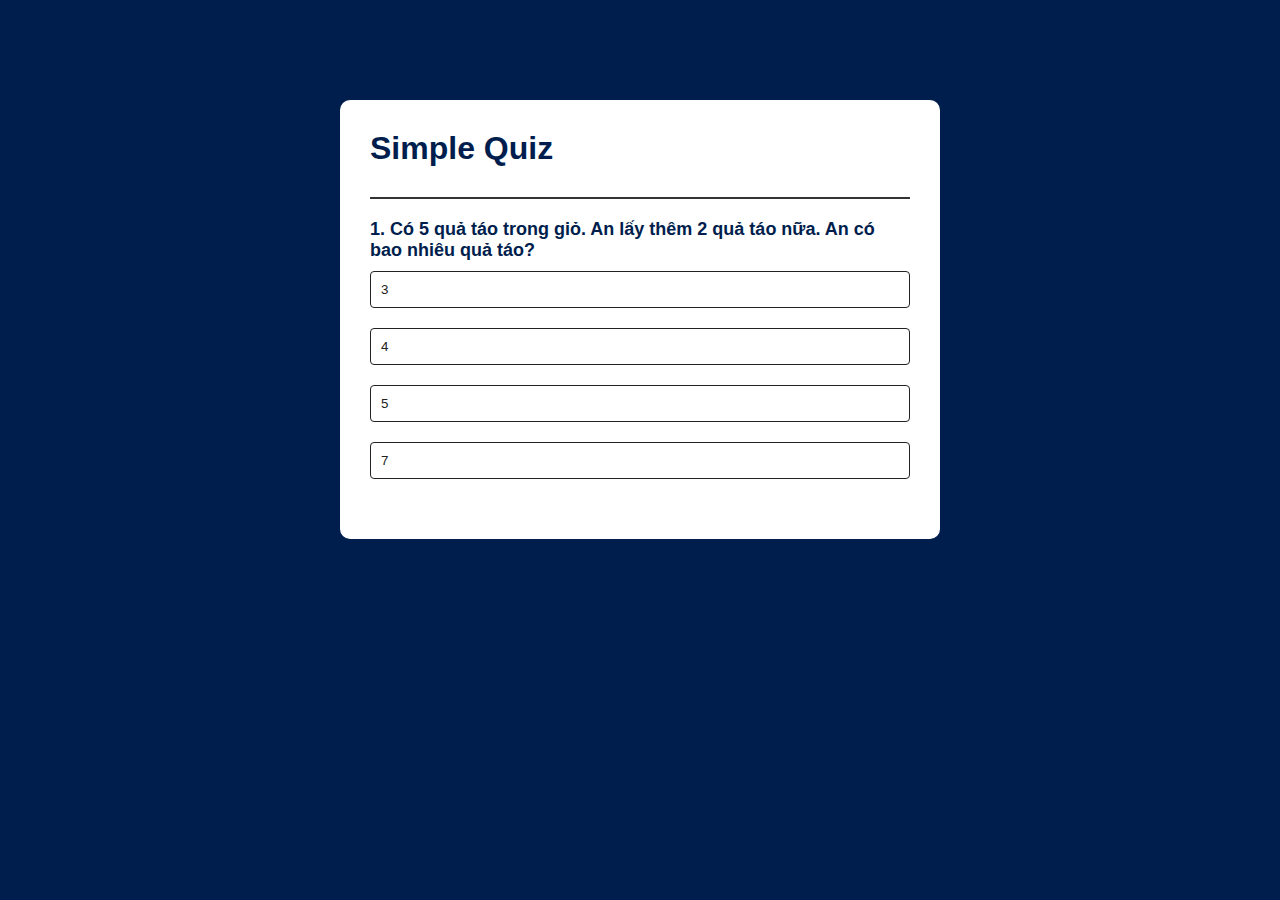
<file: d1-quiz-app/index.html>
<!DOCTYPE html>
<html lang="en">
<head>
    <meta charset="UTF-8">
    <meta name="viewport" content="width=device-width, initial-scale=1.0">
    <link rel="stylesheet" href="./style.css">
    <title>Quiz App</title>
</head>
<body>
    <div class="app">
        <h1>Simple Quiz</h1>
        <div class="quiz">
            <h2 id="question">Question goes here</h2>
            <div id="answer-buttons">
                <button class="btn">Answer 1</button>
                <button class="btn">Answer 2</button>
                <button class="btn">Answer 3</button>
                <button class="btn">Answer 4</button>
            </div>
            <button id="next-btn">Next</button>
            <div class="notification"></div>
        </div>
    </div>
    
    <script src="./script.js"></script>
</body>
</html>
</file>
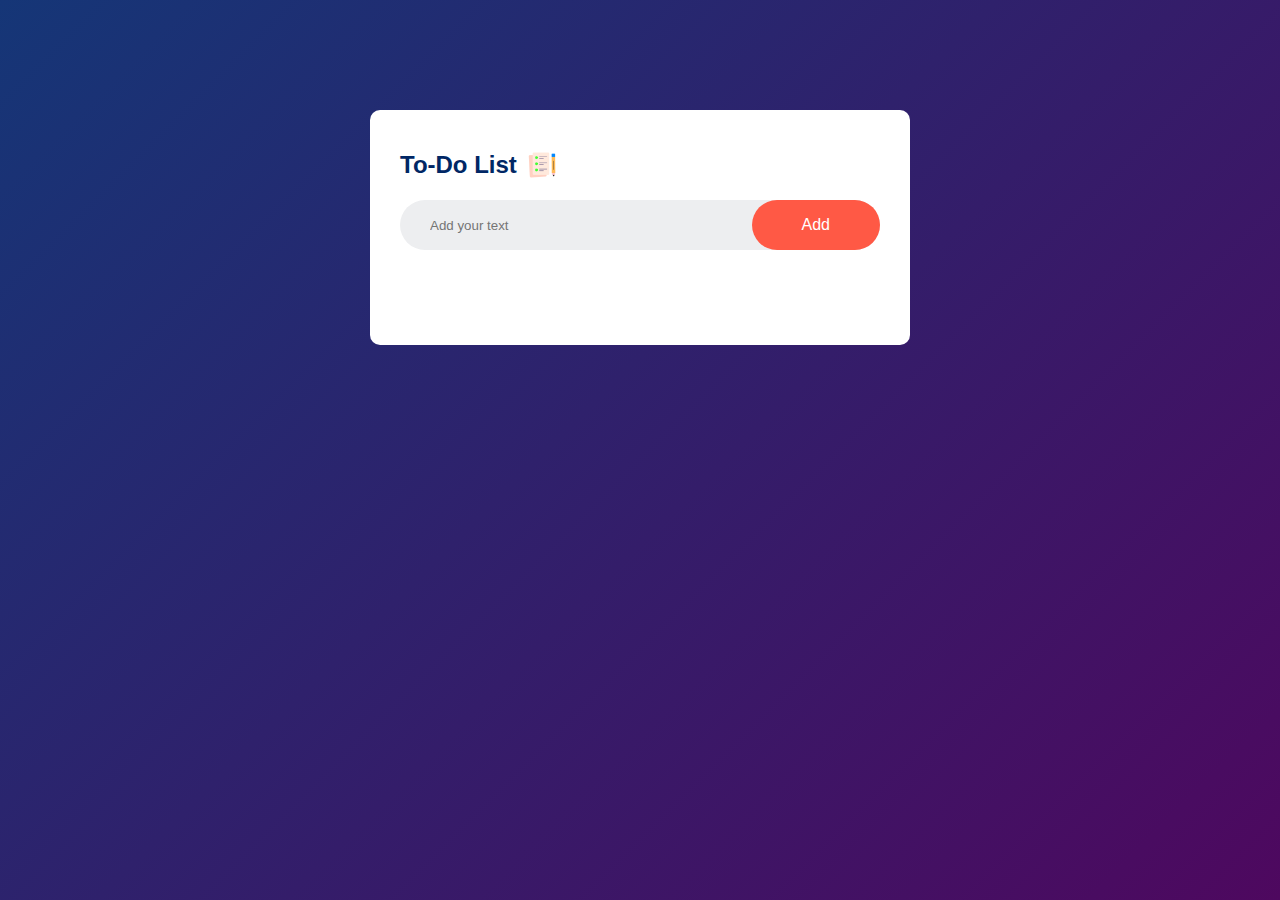
<file: d1-to-do-list-app/index.html>
<!DOCTYPE html>
<html lang="en">

<head>
    <meta charset="UTF-8">
    <meta name="viewport" content="width=device-width, initial-scale=1.0">
    <link rel="stylesheet" href="./style.css">
    <title>To-do list App</title>
</head>

<body>
    <div class="container">
        <div class="todo-app">
            <h2>To-Do List <img src="images/icon.png"></h2>
            <div class="row">
                <input type="text" id="input-box" placeholder="Add your text">
                <button onclick="addTask()">Add</button>
            </div>
            <div class="error">You must write something ↑</div>
            <ul id="list-container">
                <!-- <li class="checked">Task 1</li>
                <li>Task 2</li>
                <li>Task 3</li> -->
            </ul>

        </div>
    </div>


    <script src="./script.js"></script>
</body>

</html>
</file>
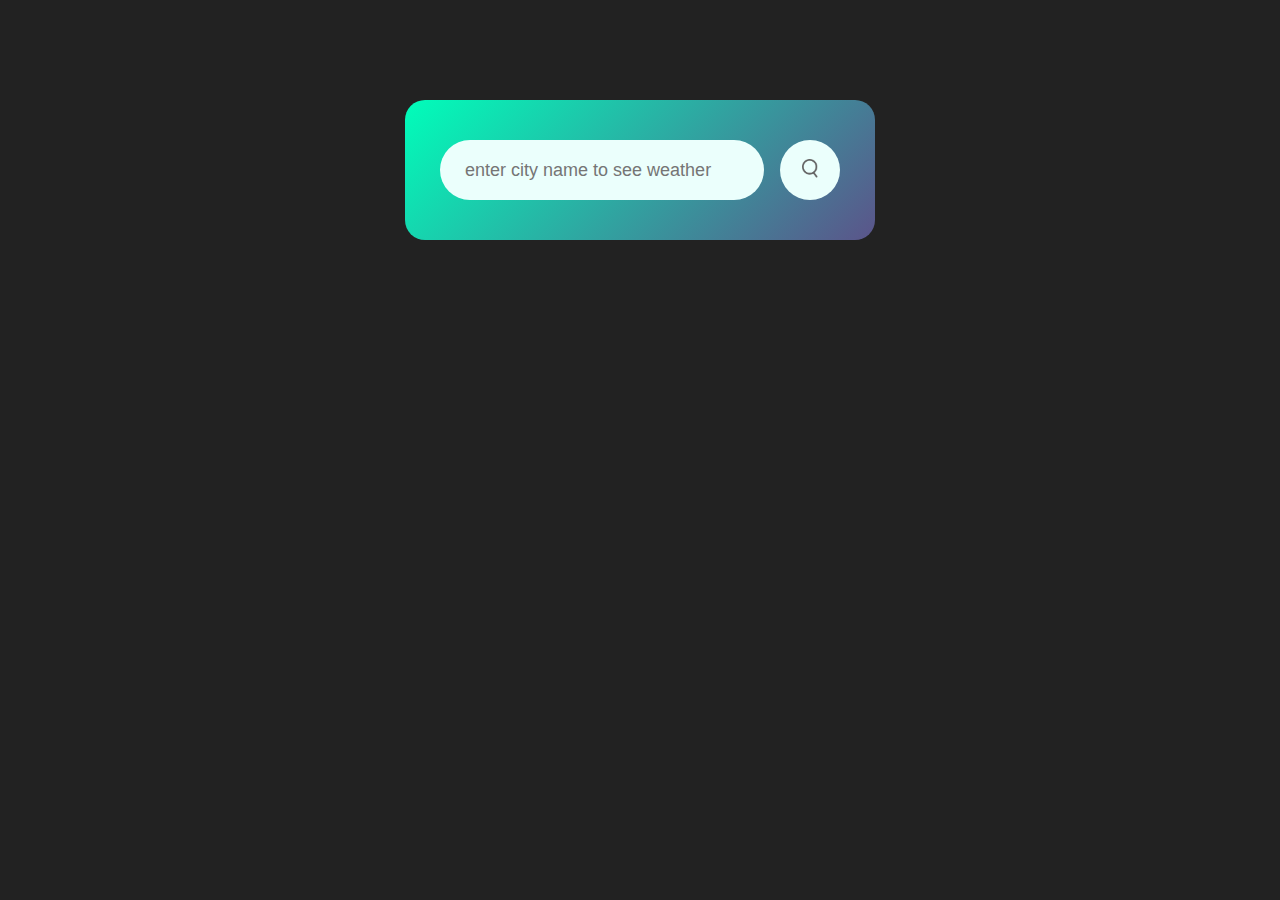
<file: d1-weather-app/index.html>
<!DOCTYPE html>
<html lang="en">

<head>
    <meta charset="UTF-8">
    <meta name="viewport" content="width=device-width, initial-scale=1.0">
    <link rel="stylesheet" href="style.css">
    <title>Weather App</title>
</head>

<body>
    <div class="card">
        <div class="search">
            <input type="text" placeholder="enter city name to see weather" spellcheck="false">
            <button><img src="./images/search.png" alt="search"></button>
        </div>

        <div class="error">
            <p>Invalid city name</p>
        </div>

        <div class="weather">
            <img src="./images/rain.png" class="weather-icon">
            <h1 class="temp">22°C</h1>
            <h2 class="city">New York</h2>
            <div class="details">
                <div class="col">
                    <img src="images/humidity.png">
                    <div>
                        <p class="humidity">50%</p>
                        <p>Humidity</p>
                    </div>
                </div>
                <div class="col">
                    <img src="images/wind.png">
                    <div>
                        <p class="wind">15 km/h</p>
                        <p>Wind Speed</p>
                    </div>
                </div>
            </div>
        </div>
    </div>

    <script src="./script.js"></script>

</body>

</html>
</file>
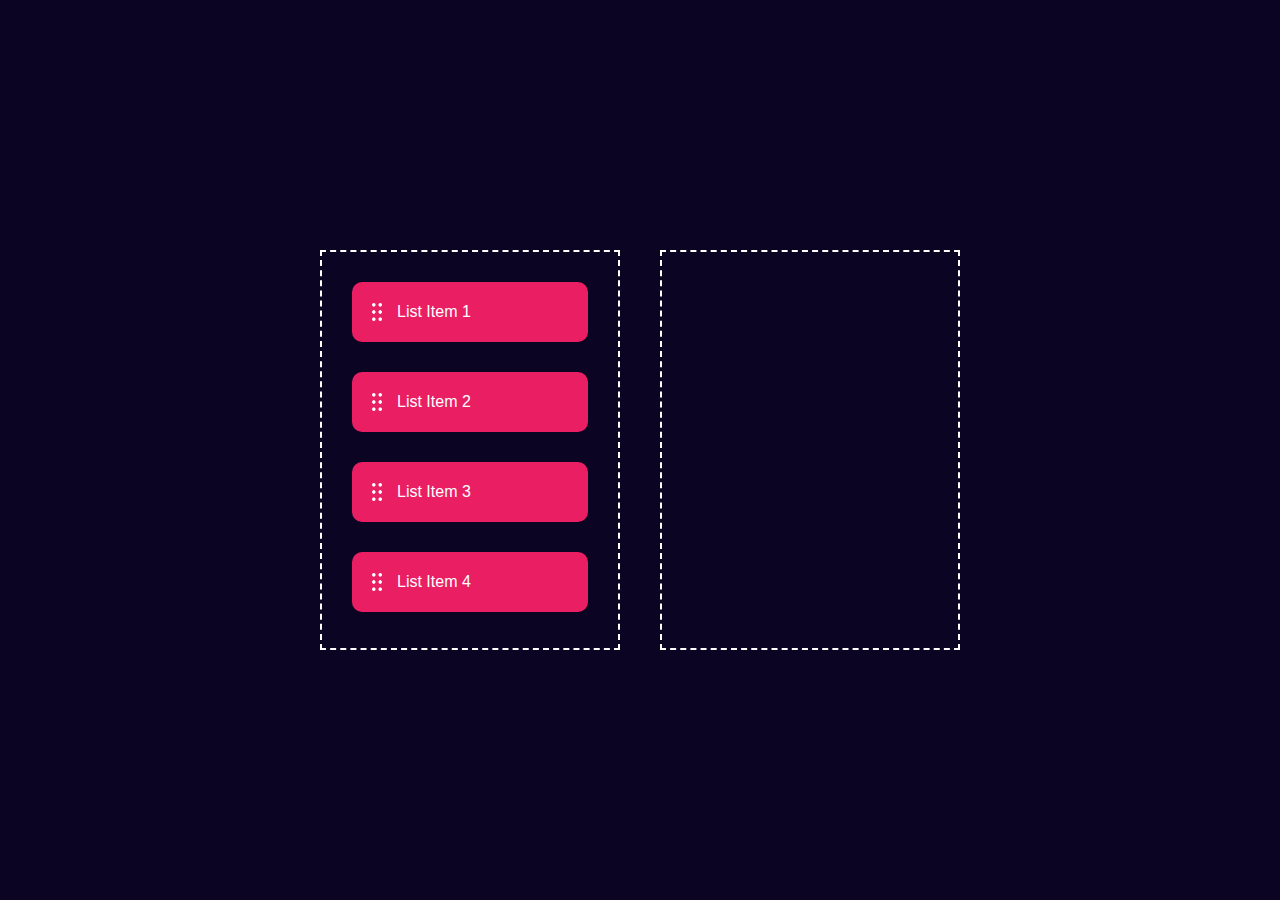
<file: d2-drag-drop-app/index.html>
<!DOCTYPE html>
<html lang="en">

<head>
    <meta charset="UTF-8">
    <meta name="viewport" content="width=device-width, initial-scale=1.0">
    <link rel="stylesheet" href="./style.css">
    <title>Drag & Drop App</title>
</head>

<body>
    <div class="container">
        <div id="left">
            <div class="list" draggable="true">
                <img src="./images/drag_drop_icon.png"> List Item 1
            </div>
            <div class="list" draggable="true">
                <img src="./images/drag_drop_icon.png"> List Item 2
            </div>
            <div class="list" draggable="true">
                <img src="./images/drag_drop_icon.png"> List Item 3
            </div>
            <div class="list" draggable="true">
                <img src="./images/drag_drop_icon.png"> List Item 4
            </div>
        </div>
        <div id="right"></div>
    </div>
    <script src="./script.js"></script>
</body>

</html>
</file>
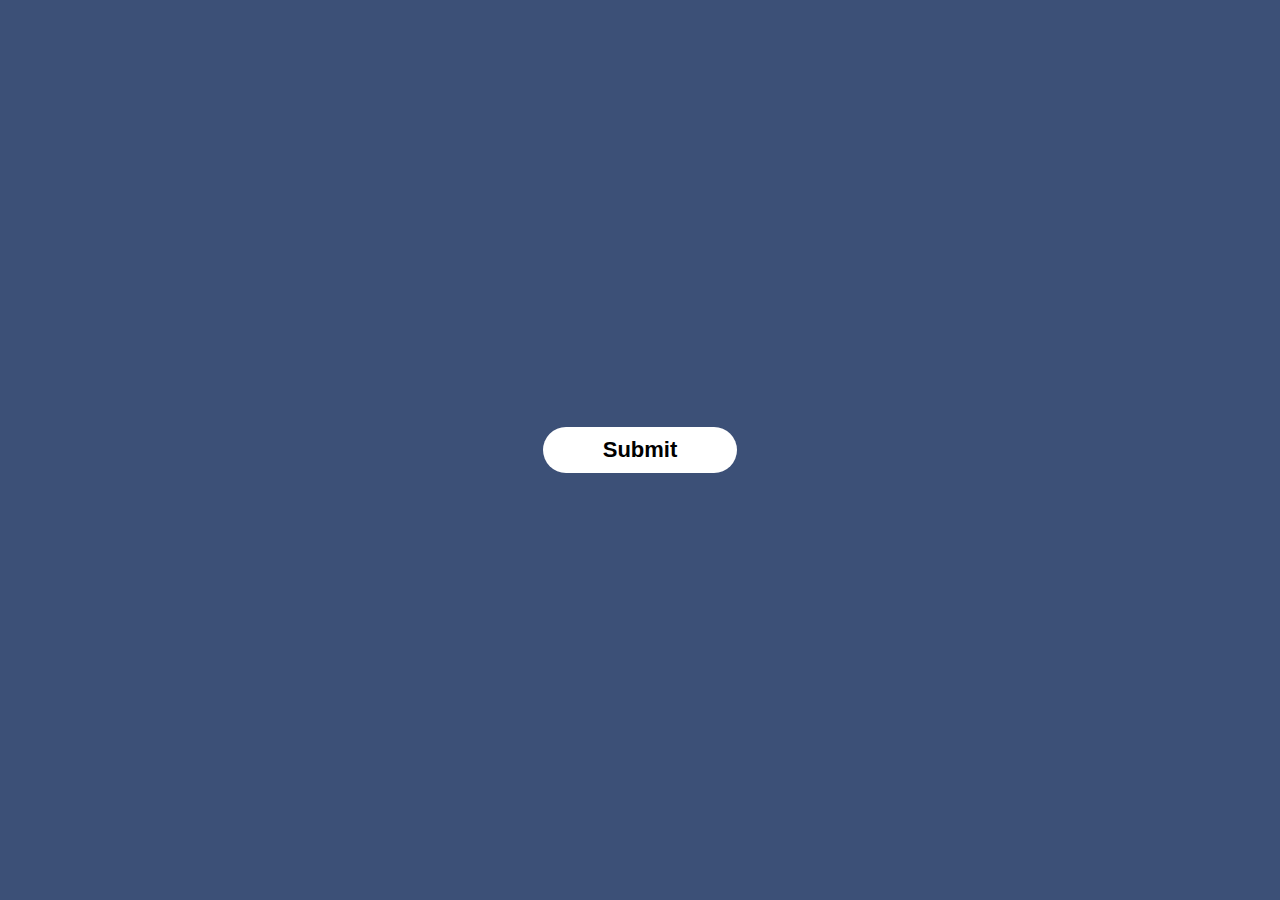
<file: d2-make-popup/index.html>
<!DOCTYPE html>
<html lang="en">

<head>
    <meta charset="UTF-8">
    <meta name="viewport" content="width=device-width, initial-scale=1.0">
    <link rel="stylesheet" href="./style.css">
    <title>Popup</title>
</head>

<body>
    <div class="container">
        <button type="submit" class="btn" onclick="openPopup()">Submit</button>
        <div class="popup" id="popup">
            <img src="./images/404-tick.png">
            <h2>Thanks!</h2>
            <p>Your details has been successfully submitted.</p>
            <button type="button" onclick="closePopup()">OK</button>
        </div>
    </div>

    <script src="./script.js"></script>
</body>

</html>
</file>
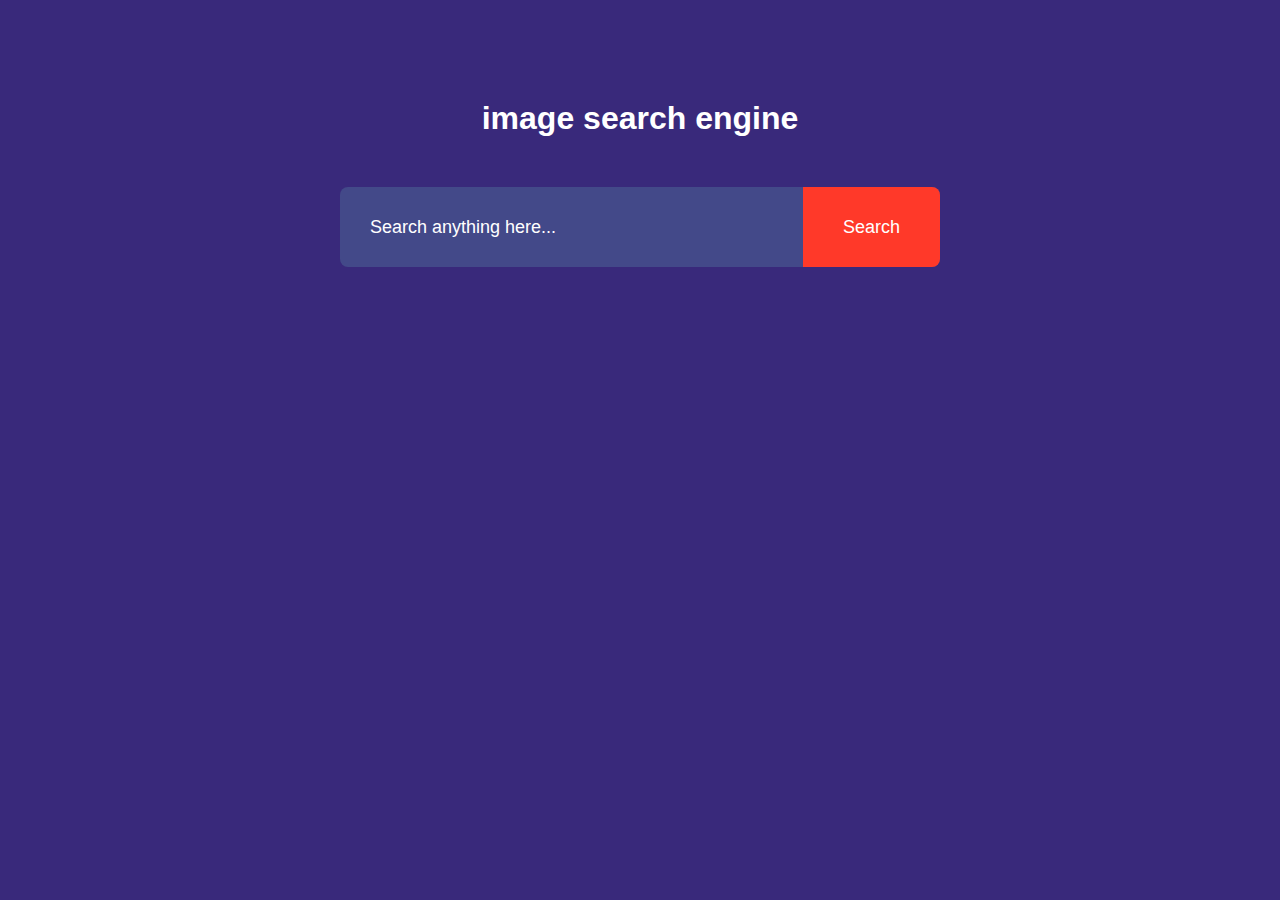
<file: d3-image-search-app/index.html>
<!DOCTYPE html>
<html lang="en">

<head>
    <meta charset="UTF-8">
    <meta name="viewport" content="width=device-width, initial-scale=1.0">
    <link rel="stylesheet" href="./style.css">
    <title>Search image App</title>
</head>

<body>
    <h1>image search engine</h1>
    <form id="search-form">
        <input type="text" id="search-box" placeholder="Search anything here...">
        <button>Search</button>
    </form>
    <div id="search-result"></div>
    <button id="show-more-btn">Show more</button>
    <script src="./scripts.js"></script>
</body>

</html>
</file>
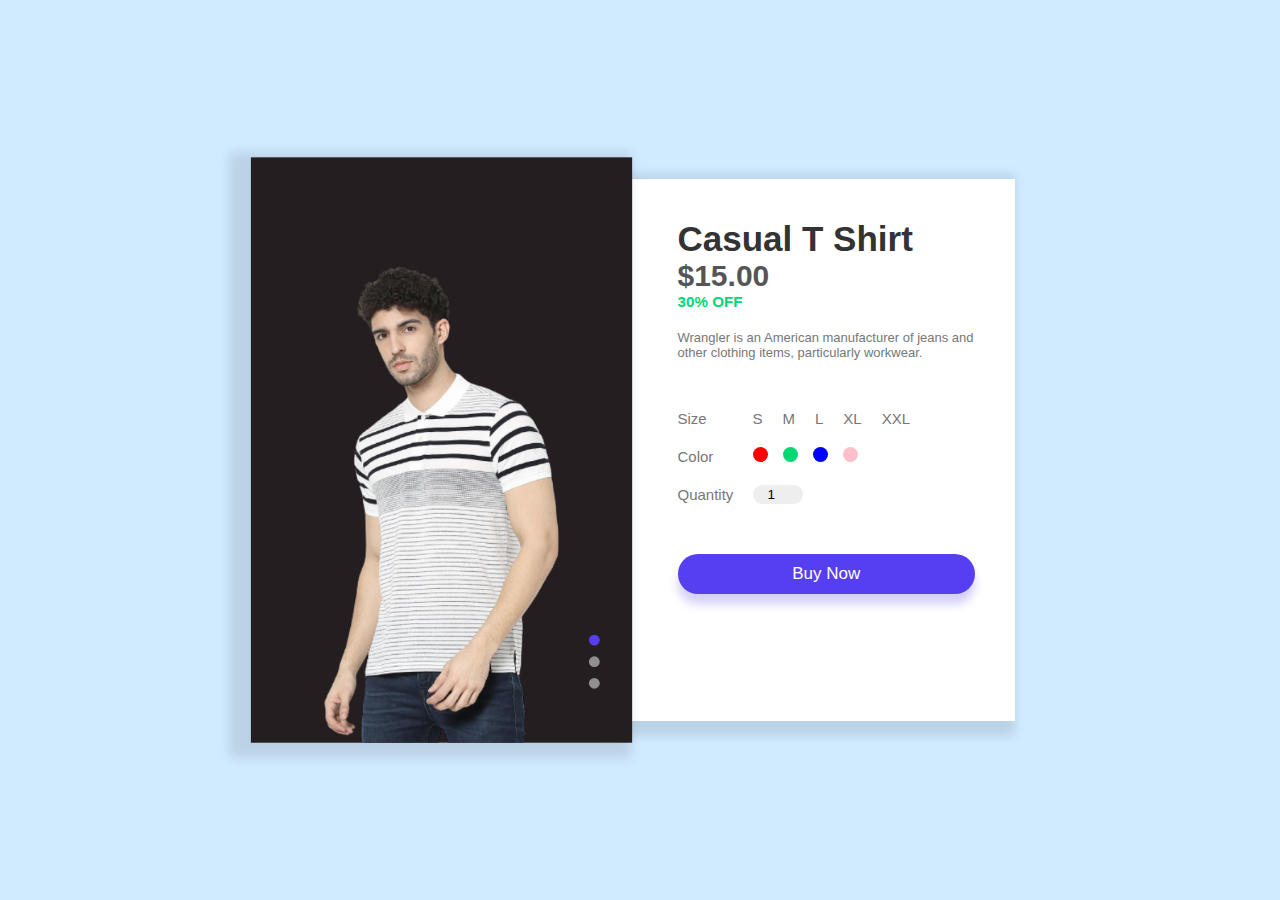
<file: d5-product-page/index.html>
<!DOCTYPE html>
<html lang="en">

<head>
    <meta charset="UTF-8">
    <meta name="viewport" content="width=device-width, initial-scale=1.0">
    <link rel="stylesheet" href="./style.css">
    <title>Product Page</title>
</head>

<body>
    <div class="container">
        <div class="product">
            <div class="gallery">
                <img src="./images/image1.png" id="productImg">
                <div class="controls">
                    <span class="btn active"></span>
                    <span class="btn"></span>
                    <span class="btn"></span>
                </div>
            </div>
            <div class="details">
                <h1>Casual T Shirt</h1>
                <h2>$15.00</h2>
                <h3>30% OFF</h3>
                <p>Wrangler is an American manufacturer of jeans and other clothing items, particularly workwear.</p>
                <form>
                    <div class="size-select">
                        <p>Size</p>
                        <label for="small">
                            <input type="radio" name="size" id="small">
                            <span>S</span>
                        </label>
                        <label for="medium">
                            <input type="radio" name="size" id="medium">
                            <span>M</span>
                        </label>
                        <label for="large">
                            <input type="radio" name="size" id="large">
                            <span>L</span>
                        </label>
                        <label for="x-large">
                            <input type="radio" name="size" id="x-large">
                            <span>XL</span>
                        </label>
                        <label for="xx-large">
                            <input type="radio" name="size" id="xx-large">
                            <span>XXL</span>
                        </label>
                    </div>

                    <div class="color-select">
                        <p>Color</p>
                        <label for="red">
                            <input type="radio" name="color" id="red">
                            <span class="color-1"></span>
                        </label>
                        <label for="green">
                            <input type="radio" name="color" id="green">
                            <span class="color-2"></span>
                        </label>
                        <label for="blue">
                            <input type="radio" name="color" id="blue">
                            <span class="color-3"></span>
                        </label>
                        <label for="pink">
                            <input type="radio" name="color" id="pink">
                            <span class="color-4"></span>
                        </label>
                    </div>

                    <div class="quantity-select">
                        <p>Quantity</p>
                        <input type="number" value="1">
                    </div>

                    <button>Buy Now</button>
                </form>
            </div>
        </div>
    </div>

    <script src="./scripts.js"></script>
</body>

</html>
</file>
<file: d1-quiz-app/style.css>
* {
  margin: 0;
  padding: 0;
  font-family: "Poppins", sans-serif;
  box-sizing: border-box;
}

body {
  background: #001e4d;
}

.app {
  background: #fff;
  width: 90%;
  max-width: 600px;
  margin: 100px auto 0;
  border-radius: 10px;
  padding: 30px;
}

.app h1 {
  font-weight: 25px;
  color: #001e4d;
  font-weight: 600;
  border-bottom: 2px solid #333;
  padding-bottom: 30px;
}

.quiz {
  padding: 20px 0;
}

.quiz h2 {
  font-size: 18px;
  color: #001e4d;
  font-weight: 600;
}

.btn {
  background: #fff;
  color: #222;
  font-weight: 500;
  width: 100%;
  border: 1px solid #222;
  padding: 10px;
  margin: 10px 0;
  text-align: left;
  border-radius: 4px;
  cursor: pointer;
  transition: all 0.3s;
}

.btn:hover:not([disabled]) {
  background: #222;
  color: #fff;
}

.btn:disabled {
    cursor: no-drop;
}

#next-btn {
  background: #001e4d;
  color: #fff;
  font-weight: 500;
  width: 150px;
  border: 0;
  padding: 10px;
  margin: 20px auto 0;
  border-radius: 4px;
  cursor: pointer;
  display: block;
}

.correct {
  background: #9aeabc;
}

.incorrect {
  background: #ff9393;
}

.notification {
    text-align: center;
    margin: 10px;
    font-size: 14px;
    display: none;
}
</file>
<file: d1-to-do-list-app/style.css>
* {
  margin: 0;
  padding: 0;
  font-family: "Poppins", sans-serif;
  box-sizing: border-box;
}

.container {
  width: 100%;
  min-height: 100vh;
  background: linear-gradient(135deg, #153677, #4e085f);
  padding: 10px;
}

.todo-app {
  width: 100%;
  max-width: 540px;
  background: #fff;
  margin: 100px auto 20px;
  padding: 40px 30px 70px;
  border-radius: 10px;
}

.todo-app h2 {
  color: #002765;
  display: flex;
  align-items: center;
  margin-bottom: 20px;
}

.todo-app h2 img {
  width: 30px;
  margin-left: 10px;
}

.row {
  display: flex;
  align-items: center;
  justify-content: space-between;
  background: #edeef0;
  border-radius: 30px;
  padding-left: 20px;
  margin-bottom: 25px;
}

input {
  flex: 1;
  border: none;
  outline: none;
  background: transparent;
  padding: 10px;
  font-weight: 14px;
}

button {
  border: none;
  outline: none;
  padding: 16px 50px;
  background: #ff5945;
  color: #fff;
  font-size: 16px;
  cursor: pointer;
  border-radius: 40px;
}

ul li {
  list-style: none;
  font-size: 17px;
  padding: 12px 8px 12px 50px;
  user-select: none;
  cursor: pointer;
  position: relative;
}

ul li::before {
  content: "";
  position: absolute;
  height: 28px;
  width: 28px;
  border-radius: 50%;
  background-image: url(images/unchecked.png);
  background-size: cover;
  background-position: center;
  top: 12px;
  left: 8px;
}

ul li.checked {
  color: #555;
  text-decoration: line-through;
}

ul li.checked::before {
  background-image: url(images/checked.png);
}

ul li span {
  position: absolute;
  right: 0;
  top: 5px;
  width: 40px;
  height: 40px;
  font-size: 22px;
  color: #555;
  line-height: 40px;
  text-align: center;
  border-radius: 50%;
}

ul li span:hover {
    background: #edeef0;
}

.error {
    text-align: left;
    margin: 10px;
    font-size: 14px;
    display: none;
}
</file>
<file: d1-weather-app/style.css>
* {
  margin: 0;
  padding: 0;
  font-family: "Poppins", sans-serif;
  box-sizing: border-box;
}

body {
  background: #222;
}

.card {
  width: 90%;
  max-width: 470px;
  background: linear-gradient(135deg, #00feba, #5b548a);
  color: #fff;
  margin: 100px auto 0;
  border-radius: 20px;
  padding: 40px 35px;
  text-align: center;
}

.search {
  width: 100%;
  display: flex;
  align-items: center;
  justify-content: space-between;
}

.search input {
  border: 0;
  outline: 0;
  background: #ebfffc;
  color: #555;
  padding: 10px 25px;
  height: 60px;
  border-radius: 30px;
  flex: 1;
  margin-right: 16px;
  font-size: 18px;
}

.search button {
  border: 0;
  outline: 0;
  background: #ebfffc;
  border-radius: 50%;
  width: 60px;
  height: 60px;
  cursor: pointer;
}
.search button img {
  width: 16px;
}

.weather-icon {
  width: 170px;
  margin-top: 30px;
}

.weather h1 {
  font-size: 80px;
  font-weight: 500;
}

.weather h2 {
  font-size: 45px;
  font-weight: 400;
  margin-top: -10px;
}

.details {
  display: flex;
  align-items: center;
  justify-content: space-between;
  padding: 0 20px;
  margin-top: 50px;
}

.col {
  display: flex;
  align-items: center;
  text-align: left;
}

.col img {
  width: 40px;
  margin-right: 10px;
}

.humidity, .wind {
  font-size: 28px;
  margin-top: -6px;
}

.weather {
    display: none;
}

.error {
    text-align: left;
    margin-left: 10px;
    font-size: 14px;
    margin-top: 10px;
    display: none;
}
</file>
<file: d2-drag-drop-app/style.css>
* {
  margin: 0;
  padding: 0;
  font-family: "Poppins", sans-serif;
  box-sizing: border-box;
}

.container {
  width: 100%;
  min-height: 100vh;
  background: #0b0423;
  display: flex;
  align-items: center;
  justify-content: center;
}

#left,
#right {
  width: 300px;
  min-height: 400px;
  margin: 20px;
  border: 2px dashed #fff;
}

.list {
  background: #e91e63;
  height: 60px;
  margin: 30px;
  color: #fff;
  display: flex;
  align-items: center;
  cursor: grab;
  border-radius: 10px;
}

.list:hover {
  background-color: cadetblue;
}

.list img {
  width: 10px;
  margin-right: 15px;
  margin-left: 20px;
}
</file>
<file: d2-make-popup/style.css>
* {
  margin: 0;
  padding: 0;
  box-sizing: border-box;
  font-family: "Poppins", sans-serif;
}

.container {
  width: 100%;
  height: 100vh;
  background: #3c5077;
  display: flex;
  align-items: center;
  justify-content: center;
}

.btn {
  padding: 10px 60px;
  background: #fff;
  border: 0;
  outline: none;
  cursor: pointer;
  font-size: 22px;
  font-weight: 700;
  border-radius: 30px;
}

.popup {
  width: 400px;
  background: #fff;
  border-radius: 6px;
  position: absolute;
  top: 0;
  left: 50%;
  transform: translate(-50%, -50%) scale(0.1);
  text-align: center;
  padding: 0 30px 30px;
  color: #333;
  visibility: hidden;
  transition: transform 0.4s, top 0.4s;
}

.open-popup {
    visibility: visible;
    top: 50%;
    transform: translate(-50%, -50%) scale(1);
}

.popup img {
  width: 100px;
  margin-top: -50px;
  border-radius: 50%;
  box-shadow: 0 2px 5px rgba(0, 0, 0, 0.2);
}

.popup h2 {
  font-size: 38px;
  font-weight: 500;
  margin: 30px 0 10px;
}

.popup button {
  width: 100%;
  margin-top: 50px;
  padding: 10px 0;
  background: #6fd649;
  color: #fff;
  border: 0;
  outline: none;
  font-size: 18px;
  border-radius: 4px;
  cursor: pointer;
  box-shadow: 0 5px 5px rgba(0, 0, 0, 0.2);
}
</file>
<file: d3-image-search-app/style.css>
* {
  margin: 0;
  padding: 0;
  font-family: "Poppins", sans-serif;
  box-sizing: border-box;
}

body {
  background: #39297b;
  color: #fff;
}

h1 {
  text-align: center;
  margin: 100px auto 50px;
  font-weight: 600;
}

form {
  width: 90%;
  max-width: 600px;
  margin: auto;
  height: 80px;
  background: #434989;
  display: flex;
  align-items: center;
  border-radius: 8px;
}

form input {
  flex: 1;
  height: 100%;
  border: 0;
  outline: 0;
  background: transparent;
  color: #fff;
  font-size: 18px;
  padding: 0 30px;
}

form button {
  padding: 0 40px;
  height: 100%;
  background: #ff3929;
  color: #fff;
  font-size: 18px;
  border: 0;
  outline: 0;
  border-top-right-radius: 8px;
  border-bottom-right-radius: 8px;
  cursor: pointer;
}

::placeholder {
  color: #fff;
  font-size: 18px;
}

#show-more-btn {
  background: #ff3929;
  color: #fff;
  border: 0;
  outline: 0;
  padding: 10px 20px;
  border-radius: 4px;
  margin: 10px auto 100px;
  cursor: pointer;
  display: none;
}

#search-result {
  width: 80%;
  margin: 100px auto 50px;
  display: grid;
  grid-template-columns: 1fr 1fr 1fr;
  grid-gap: 40px;
}

#search-result img {
  width: 100%;
  height: 230px;
  object-fit: cover;
  border-radius: 5px;
}
</file>
<file: d5-product-page/style.css>
* {
  margin: 0;
  padding: 0;
  font-family: "Poppins", sans-serif;
  box-sizing: border-box;
}

.container {
  width: 100%;
  min-height: 100vh;
  background: #d0eaff;
  display: flex;
  align-items: center;
  justify-content: center;
}

.product {
  width: 90%;
  max-width: 750px;
  display: flex;
}

.gallery {
  flex-basis: 47%;
  background: #241e20;
  transform: scale(1.08);
  box-shadow: -10px 5px 10px 10px rgba(0, 0, 0, 0.1);
  position: relative;
}

.gallery img {
  width: 100%;
  display: block;
  padding-top: 100px;
}

.details {
  flex-basis: 53%;
  background: #fff;
  padding: 40px;
  padding-left: 60px;
  box-shadow: -10px 5px 10px 10px rgba(0, 0, 0, 0.1);
  font-size: 13px;
  font-weight: 500;
  color: #777;
}

.details h1 {
  color: #333;
  font-size: 35px;
}

.details h2 {
  color: #555;
  font-size: 30px;
  font-weight: 600;
}

.details h3 {
  color: #00d874;
  margin-bottom: 20px;
}

.details form {
  font-size: 15px;
  font-weight: 400;
}

.size-select {
  display: flex;
  align-items: center;
  margin-top: 50px;
}

.size-select p {
  width: 70px;
}

.size-select input:checked + span {
  color: blue;
  font-weight: 600;
}

.size-select input {
  display: none;
}

.size-select span {
  padding: 5px;
  margin-right: 10px;
  cursor: pointer;
}

.color-select {
  display: flex;
  align-items: center;
  margin-top: 20px;
}

.color-select p {
  width: 75px;
}

.color-select span {
  display: inline-block;
  width: 15px;
  height: 15px;
  border-radius: 50%;
  margin-right: 15px;
  cursor: pointer;
}

.color-1 {
  background: red;
}

.color-2 {
  background: #00d874;
}

.color-3 {
  background: blue;
}

.color-4 {
  background: pink;
}

.color-select input {
  display: none;
}

.color-select input:checked + span {
  transform: scale(0.7);
  box-shadow: 0 0 0 4px #fff, 0 0 0 6px #000;
}

.quantity-select {
  display: flex;
  align-items: center;
  margin-top: 20px;
}

.quantity-select p {
  width: 75px;
}

.quantity-select input {
  background: #eee;
  border: 0;
  outline: 0;
  padding: 2px 2px 2px 15px;
  width: 50px;
  border-radius: 12px;
}

form button {
  background: #553ff0;
  color: #fff;
  font-size: 17px;
  width: 100%;
  padding: 10px;
  border-radius: 30px;
  border: 0;
  outline: 0;
  margin-top: 50px;
  box-shadow: 0 10px 10px rgba(85, 63, 240, 0.25);
  cursor: pointer;
}

.controls {
  position: absolute;
  bottom: 40px;
  right: 20px;
}

.btn {
  display: block;
  width: 10px;
  height: 10px;
  border-radius: 50%;
  background: rgba(255, 255, 255, 0.5);
  margin: 10px;
  cursor: pointer;
}

.btn.active {
  background: #553ff0;
}
</file>
